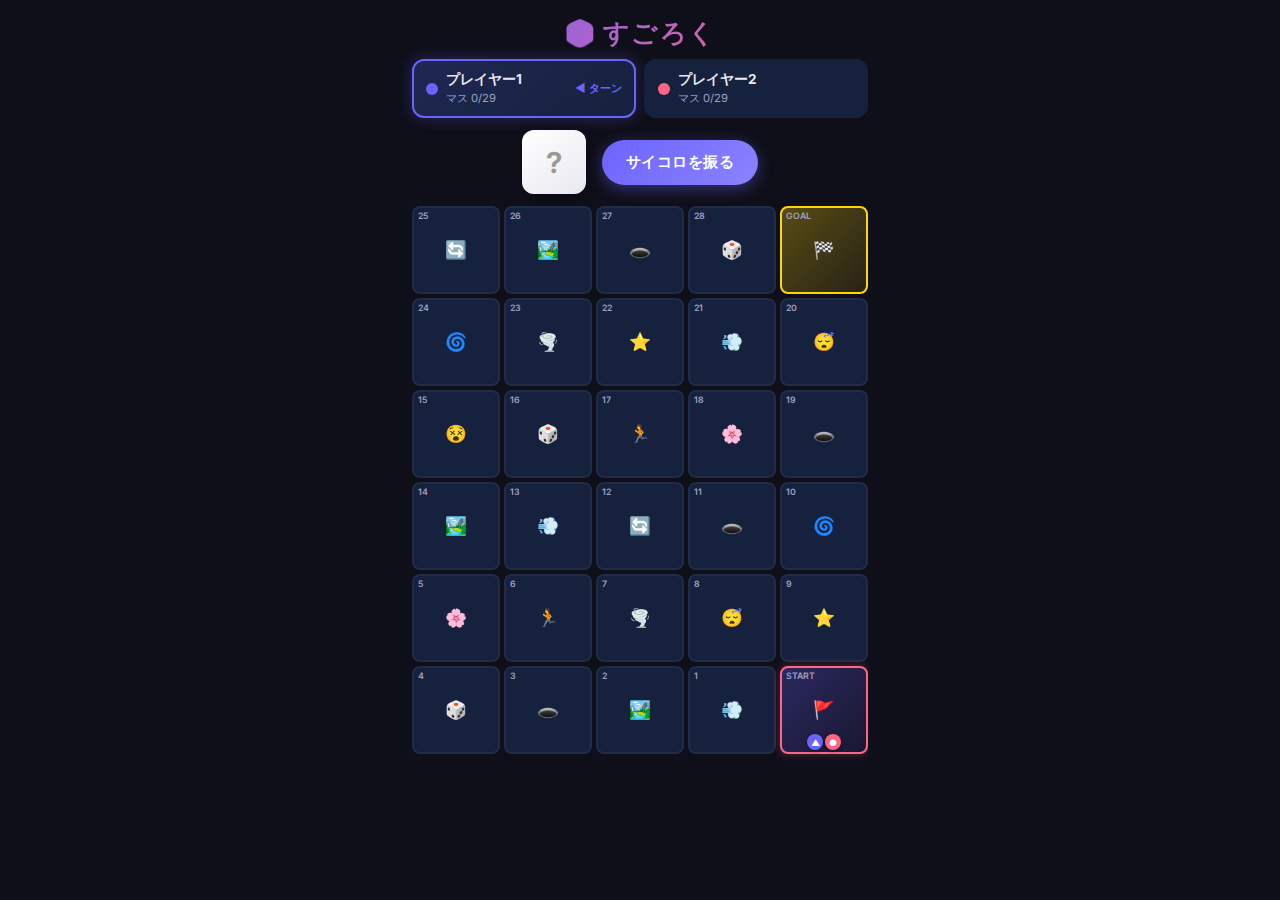
<file: index.html>
<!DOCTYPE html>
<html lang="ja">

<head>
  <meta charset="UTF-8">
  <meta name="viewport" content="width=device-width, initial-scale=1.0, maximum-scale=1.0, user-scalable=no">
  <meta name="description" content="2人対戦すごろくゲーム - サイコロを振ってゴールを目指そう！">
  <meta name="theme-color" content="#6C63FF">
  <meta name="apple-mobile-web-app-capable" content="yes">
  <meta name="apple-mobile-web-app-status-bar-style" content="black-translucent">
  <meta name="apple-mobile-web-app-title" content="すごろく">
  <title>🎲 すごろく</title>
  <link rel="manifest" href="manifest.json">
  <link rel="icon" href="icons/icon.svg" type="image/svg+xml">
  <link rel="apple-touch-icon" href="icons/icon.svg">
  <link rel="preconnect" href="https://fonts.googleapis.com">
  <link rel="preconnect" href="https://fonts.gstatic.com" crossorigin>
  <link href="https://fonts.googleapis.com/css2?family=Inter:wght@400;600;700;800&display=swap" rel="stylesheet">
  <link rel="stylesheet" href="src/index.css">
</head>

<body>
  <div id="app"></div>
  <script type="module" src="src/app.js"></script>
  <script>
    // Service Worker 登録
    if ('serviceWorker' in navigator) {
      window.addEventListener('load', () => {
        navigator.serviceWorker.register('./sw.js')
          .then(reg => console.log('SW registered:', reg.scope))
          .catch(err => console.log('SW registration failed:', err));
      });
    }
  </script>
</body>

</html>
</file>
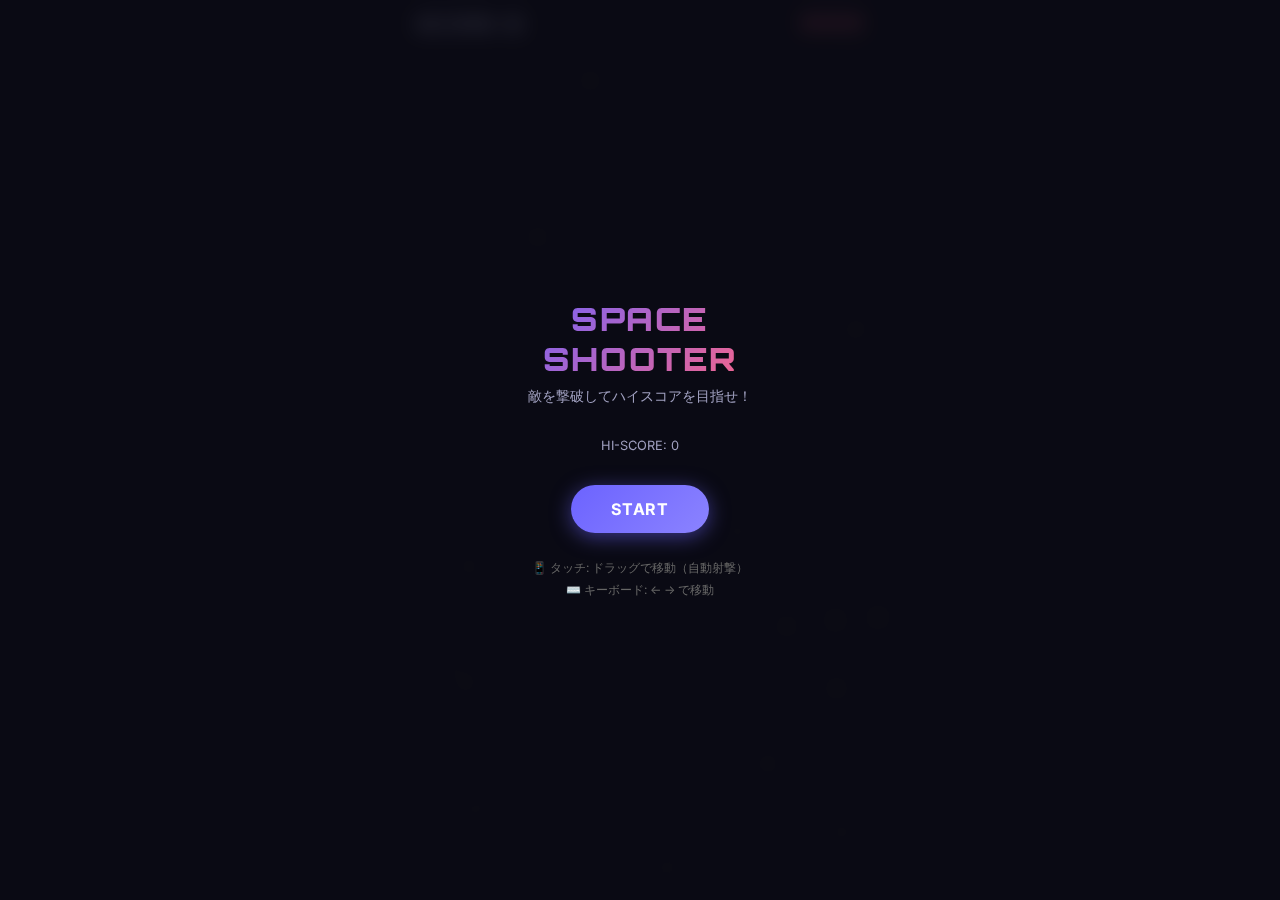
<file: Shooting/index.html>
<!DOCTYPE html>
<html lang="ja">

<head>
    <meta charset="UTF-8">
    <meta name="viewport" content="width=device-width, initial-scale=1.0, maximum-scale=1.0, user-scalable=no">
    <meta name="description" content="スペースシューティングゲーム - 敵を撃破してハイスコアを目指せ！">
    <title>🚀 スペースシューター</title>
    <link rel="stylesheet" href="src/style.css">
</head>

<body>
    <!-- HUD -->
    <div class="hud">
        <div class="hud__score">SCORE: <span id="score-value">0</span></div>
        <div class="hud__lives" id="lives">♥♥♥</div>
    </div>
    <div class="combo" id="combo"></div>

    <!-- Canvas -->
    <canvas id="game-canvas"></canvas>

    <!-- スタート画面 -->
    <div class="screen-overlay" id="start-screen">
        <div class="screen">
            <h1 class="screen__title screen__title--main">SPACE<br>SHOOTER</h1>
            <p class="screen__subtitle">敵を撃破してハイスコアを目指せ！</p>
            <p class="screen__hiscore">HI-SCORE: <span id="hi-score-start">0</span></p>
            <button class="screen__btn" id="start-btn">START</button>
            <div class="screen__controls">
                📱 タッチ: ドラッグで移動（自動射撃）<br>
                ⌨️ キーボード: ← → で移動
            </div>
        </div>
    </div>

    <!-- ゲームオーバー画面 -->
    <div class="screen-overlay" id="gameover-screen">
        <div class="screen">
            <h1 class="screen__title screen__title--gameover">GAME OVER</h1>
            <p class="screen__score-label">SCORE</p>
            <p class="screen__score" id="final-score">0</p>
            <p class="screen__hiscore">HI-SCORE: <span id="hi-score">0</span></p>
            <button class="screen__btn" id="restart-btn">RETRY</button>
        </div>
    </div>

    <script type="module">
        import { Game } from './src/game.js';
        new Game(document.getElementById('game-canvas'));
    </script>
</body>

</html>
</file>
<file: src/index.css>
@import url('https://fonts.googleapis.com/css2?family=Inter:wght@400;600;700;800&display=swap');

/* ============== CSS Variables ============== */
:root {
  --bg-primary: #0f0f1a;
  --bg-secondary: #1a1a2e;
  --bg-card: #16213e;
  --bg-card-hover: #1a2744;
  --text-primary: #e8e8f0;
  --text-secondary: #a0a0c0;
  --accent-1: #6C63FF;
  --accent-2: #FF6584;
  --accent-3: #48cfad;
  --gold: #FFD700;
  --border-radius: 12px;
  --shadow: 0 4px 20px rgba(0,0,0,0.3);
  --shadow-glow: 0 0 20px rgba(108,99,255,0.3);
}

/* ============== Reset & Base ============== */
*, *::before, *::after {
  box-sizing: border-box;
  margin: 0;
  padding: 0;
}

html {
  font-size: 16px;
  -webkit-tap-highlight-color: transparent;
}

body {
  font-family: 'Inter', -apple-system, BlinkMacSystemFont, sans-serif;
  background: var(--bg-primary);
  color: var(--text-primary);
  min-height: 100dvh;
  overflow-x: hidden;
  -webkit-font-smoothing: antialiased;
}

#app {
  max-width: 480px;
  margin: 0 auto;
  padding: 0 12px 24px;
  min-height: 100dvh;
  display: flex;
  flex-direction: column;
}

/* ============== Header ============== */
.header {
  text-align: center;
  padding: 16px 0 8px;
}

.header__title {
  font-size: 1.6rem;
  font-weight: 800;
  background: linear-gradient(135deg, var(--accent-1), var(--accent-2));
  -webkit-background-clip: text;
  -webkit-text-fill-color: transparent;
  background-clip: text;
  letter-spacing: 0.05em;
}

/* ============== Player Bar ============== */
.player-bar {
  display: flex;
  gap: 8px;
  margin-bottom: 12px;
}

.player-card {
  flex: 1;
  display: flex;
  align-items: center;
  gap: 8px;
  padding: 10px 12px;
  background: var(--bg-card);
  border-radius: var(--border-radius);
  border: 2px solid transparent;
  transition: all 0.3s ease;
  position: relative;
  overflow: hidden;
}

.player-card--active {
  border-color: var(--player-color);
  box-shadow: 0 0 15px color-mix(in srgb, var(--player-color) 30%, transparent);
}

.player-card--active::before {
  content: '';
  position: absolute;
  top: 0;
  left: 0;
  right: 0;
  bottom: 0;
  background: linear-gradient(135deg, color-mix(in srgb, var(--player-color) 10%, transparent), transparent);
  pointer-events: none;
}

.player-card__marker {
  width: 12px;
  height: 12px;
  border-radius: 50%;
  flex-shrink: 0;
}

.player-card__info {
  display: flex;
  flex-direction: column;
  gap: 2px;
  z-index: 1;
}

.player-card__name {
  font-weight: 700;
  font-size: 0.85rem;
}

.player-card__pos {
  font-size: 0.7rem;
  color: var(--text-secondary);
}

.player-card__turn {
  margin-left: auto;
  font-size: 0.7rem;
  font-weight: 700;
  color: var(--player-color);
  animation: pulse 1.5s infinite;
  z-index: 1;
}

@keyframes pulse {
  0%, 100% { opacity: 1; }
  50% { opacity: 0.4; }
}

/* ============== Dice Section ============== */
.dice-section {
  display: flex;
  align-items: center;
  gap: 16px;
  margin-bottom: 12px;
  justify-content: center;
}

.dice {
  width: 64px;
  height: 64px;
  background: linear-gradient(145deg, #ffffff, #e8e8f0);
  border-radius: 12px;
  display: flex;
  align-items: center;
  justify-content: center;
  box-shadow: 0 4px 12px rgba(0,0,0,0.3), inset 0 1px 3px rgba(255,255,255,0.4);
  transition: transform 0.15s ease;
}

.dice--rolling {
  animation: diceShake 0.1s infinite;
}

@keyframes diceShake {
  0% { transform: rotate(0deg) scale(1); }
  25% { transform: rotate(8deg) scale(1.05); }
  50% { transform: rotate(-8deg) scale(1.1); }
  75% { transform: rotate(5deg) scale(1.05); }
  100% { transform: rotate(0deg) scale(1); }
}

.dice__face {
  width: 100%;
  height: 100%;
  display: flex;
  align-items: center;
  justify-content: center;
}

.dice__placeholder {
  font-size: 1.8rem;
  color: #999;
  font-weight: 700;
}

.dice__grid {
  display: grid;
  grid-template-columns: repeat(3, 1fr);
  grid-template-rows: repeat(3, 1fr);
  width: 48px;
  height: 48px;
  padding: 4px;
}

.dice__cell {
  display: flex;
  align-items: center;
  justify-content: center;
}

.dice__dot {
  width: 10px;
  height: 10px;
  background: #1a1a2e;
  border-radius: 50%;
  display: block;
}

.dice-btn {
  padding: 12px 24px;
  background: linear-gradient(135deg, var(--accent-1), #8B83FF);
  color: white;
  font-weight: 700;
  font-size: 0.95rem;
  border: none;
  border-radius: 50px;
  cursor: pointer;
  transition: all 0.3s ease;
  box-shadow: 0 4px 15px rgba(108,99,255,0.4);
  font-family: 'Inter', sans-serif;
  letter-spacing: 0.03em;
}

.dice-btn:hover:not(:disabled) {
  transform: translateY(-2px);
  box-shadow: 0 6px 25px rgba(108,99,255,0.5);
}

.dice-btn:active:not(:disabled) {
  transform: scale(0.96);
}

.dice-btn:disabled {
  opacity: 0.4;
  cursor: not-allowed;
  filter: grayscale(0.5);
}

/* ============== Board ============== */
.board-container {
  flex: 1;
  overflow-y: auto;
  padding-bottom: 20px;
}

.board {
  display: grid;
  grid-template-columns: repeat(5, 1fr);
  gap: 4px;
}

.square {
  aspect-ratio: 1;
  background: var(--bg-card);
  border-radius: 8px;
  display: flex;
  flex-direction: column;
  align-items: center;
  justify-content: center;
  position: relative;
  border: 2px solid rgba(255,255,255,0.05);
  transition: all 0.3s ease;
  padding: 2px;
}

.square:hover {
  background: var(--bg-card-hover);
}

.square--start {
  background: linear-gradient(135deg, rgba(108,99,255,0.3), rgba(108,99,255,0.1));
  border-color: var(--accent-1);
}

.square--goal {
  background: linear-gradient(135deg, rgba(255,215,0,0.3), rgba(255,215,0,0.1));
  border-color: var(--gold);
  animation: goalGlow 2s infinite alternate;
}

@keyframes goalGlow {
  0% { box-shadow: 0 0 5px rgba(255,215,0,0.2); }
  100% { box-shadow: 0 0 15px rgba(255,215,0,0.5); }
}

.square--active-p0 {
  border-color: #6C63FF;
  box-shadow: 0 0 8px rgba(108,99,255,0.3);
}

.square--active-p1 {
  border-color: #FF6584;
  box-shadow: 0 0 8px rgba(255,101,132,0.3);
}

.square__number {
  font-size: 0.55rem;
  font-weight: 600;
  color: var(--text-secondary);
  position: absolute;
  top: 2px;
  left: 4px;
}

.square__icon {
  font-size: 1.1rem;
  line-height: 1;
}

.square__players {
  display: flex;
  gap: 2px;
  position: absolute;
  bottom: 2px;
  left: 50%;
  transform: translateX(-50%);
}

.player-piece {
  width: 16px;
  height: 16px;
  border-radius: 50%;
  display: flex;
  align-items: center;
  justify-content: center;
  font-size: 0.55rem;
  color: white;
  font-weight: 700;
  box-shadow: 0 1px 4px rgba(0,0,0,0.4);
  animation: pieceAppear 0.3s ease;
}

@keyframes pieceAppear {
  from { transform: scale(0); }
  to { transform: scale(1); }
}

/* ============== Modal ============== */
.modal-overlay {
  position: fixed;
  inset: 0;
  background: rgba(0,0,0,0.7);
  backdrop-filter: blur(8px);
  display: flex;
  align-items: center;
  justify-content: center;
  z-index: 100;
  opacity: 0;
  transition: opacity 0.3s ease;
  padding: 24px;
}

.modal-overlay--visible {
  opacity: 1;
}

.modal {
  background: var(--bg-secondary);
  border-radius: 20px;
  padding: 32px 28px;
  text-align: center;
  max-width: 320px;
  width: 100%;
  box-shadow: 0 8px 40px rgba(0,0,0,0.5);
  border: 1px solid rgba(255,255,255,0.1);
  animation: modalIn 0.3s ease;
}

@keyframes modalIn {
  from { transform: scale(0.8) translateY(20px); opacity: 0; }
  to { transform: scale(1) translateY(0); opacity: 1; }
}

.modal--winner {
  background: linear-gradient(135deg, var(--bg-secondary), #2a1a3e);
  border-color: var(--gold);
}

.modal__icon {
  font-size: 3rem;
  margin-bottom: 12px;
}

.modal__title {
  font-size: 1.3rem;
  font-weight: 800;
  margin-bottom: 8px;
  color: var(--text-primary);
}

.modal--winner .modal__title {
  background: linear-gradient(135deg, var(--gold), #FFA500);
  -webkit-background-clip: text;
  -webkit-text-fill-color: transparent;
  background-clip: text;
}

.modal__desc {
  font-size: 0.9rem;
  color: var(--text-secondary);
  margin-bottom: 20px;
  line-height: 1.5;
}

.modal__btn {
  padding: 12px 36px;
  background: linear-gradient(135deg, var(--accent-1), #8B83FF);
  color: white;
  font-weight: 700;
  font-size: 0.95rem;
  border: none;
  border-radius: 50px;
  cursor: pointer;
  transition: all 0.3s ease;
  font-family: 'Inter', sans-serif;
  box-shadow: 0 4px 15px rgba(108,99,255,0.4);
}

.modal__btn:hover {
  transform: translateY(-2px);
  box-shadow: 0 6px 25px rgba(108,99,255,0.5);
}

.modal__btn:active {
  transform: scale(0.96);
}

/* ============== Scrollbar ============== */
::-webkit-scrollbar {
  width: 4px;
}

::-webkit-scrollbar-track {
  background: transparent;
}

::-webkit-scrollbar-thumb {
  background: rgba(255,255,255,0.15);
  border-radius: 4px;
}

/* ============== Responsive ============== */
@media (max-width: 360px) {
  .square__icon {
    font-size: 0.9rem;
  }
  .player-piece {
    width: 14px;
    height: 14px;
    font-size: 0.5rem;
  }
  .dice {
    width: 56px;
    height: 56px;
  }
  .dice__dot {
    width: 8px;
    height: 8px;
  }
}
</file>
<file: Shooting/src/style.css>
@import url('https://fonts.googleapis.com/css2?family=Inter:wght@400;600;700;800&display=swap');
@import url('https://fonts.googleapis.com/css2?family=Orbitron:wght@700;900&display=swap');

*,
*::before,
*::after {
    box-sizing: border-box;
    margin: 0;
    padding: 0;
}

html,
body {
    width: 100%;
    height: 100%;
    overflow: hidden;
    background: #0a0a14;
    font-family: 'Inter', sans-serif;
    -webkit-tap-highlight-color: transparent;
    user-select: none;
    touch-action: none;
}

/* ============== Canvas ============== */
#game-canvas {
    display: block;
    margin: 0 auto;
    background: #0a0a14;
    cursor: crosshair;
}

/* ============== HUD ============== */
.hud {
    position: fixed;
    top: 0;
    left: 50%;
    transform: translateX(-50%);
    width: 100%;
    max-width: 480px;
    padding: 12px 16px;
    display: flex;
    justify-content: space-between;
    align-items: center;
    z-index: 10;
    pointer-events: none;
}

.hud__score {
    font-family: 'Orbitron', monospace;
    font-size: 1.2rem;
    font-weight: 700;
    color: #e8e8f0;
    text-shadow: 0 0 10px rgba(108, 99, 255, 0.5);
}

.hud__lives {
    font-size: 1.2rem;
    color: #FF6584;
    text-shadow: 0 0 8px rgba(255, 101, 132, 0.5);
    letter-spacing: 2px;
}

/* ============== Combo ============== */
.combo {
    position: fixed;
    top: 50px;
    left: 50%;
    transform: translateX(-50%);
    font-family: 'Orbitron', monospace;
    font-size: 1.4rem;
    font-weight: 900;
    background: linear-gradient(135deg, #FFD700, #FFA500);
    -webkit-background-clip: text;
    -webkit-text-fill-color: transparent;
    background-clip: text;
    opacity: 0;
    transition: opacity 0.2s ease;
    pointer-events: none;
    z-index: 10;
    text-shadow: none;
    filter: drop-shadow(0 0 8px rgba(255, 215, 0, 0.5));
}

.combo.visible {
    opacity: 1;
    animation: comboPop 0.3s ease;
}

@keyframes comboPop {
    0% {
        transform: translateX(-50%) scale(1.5);
    }

    100% {
        transform: translateX(-50%) scale(1);
    }
}

/* ============== Screens ============== */
.screen-overlay {
    position: fixed;
    inset: 0;
    display: flex;
    align-items: center;
    justify-content: center;
    z-index: 50;
    background: rgba(10, 10, 20, 0.85);
    backdrop-filter: blur(10px);
    opacity: 0;
    pointer-events: none;
    transition: opacity 0.4s ease;
}

.screen-overlay.visible {
    opacity: 1;
    pointer-events: auto;
}

.screen {
    text-align: center;
    padding: 40px 32px;
    max-width: 340px;
    width: 90%;
}

.screen__title {
    font-family: 'Orbitron', monospace;
    font-size: 2rem;
    font-weight: 900;
    margin-bottom: 8px;
    letter-spacing: 0.05em;
}

.screen__title--main {
    background: linear-gradient(135deg, #6C63FF, #FF6584);
    -webkit-background-clip: text;
    -webkit-text-fill-color: transparent;
    background-clip: text;
}

.screen__title--gameover {
    color: #FF6584;
}

.screen__subtitle {
    font-size: 0.9rem;
    color: #a0a0c0;
    margin-bottom: 32px;
}

.screen__score-label {
    font-size: 0.8rem;
    color: #a0a0c0;
    margin-bottom: 4px;
}

.screen__score {
    font-family: 'Orbitron', monospace;
    font-size: 2.5rem;
    font-weight: 900;
    color: #FFD700;
    margin-bottom: 4px;
}

.screen__hiscore {
    font-size: 0.8rem;
    color: #a0a0c0;
    margin-bottom: 32px;
}

.screen__btn {
    padding: 14px 40px;
    background: linear-gradient(135deg, #6C63FF, #8B83FF);
    color: white;
    font-weight: 700;
    font-size: 1rem;
    border: none;
    border-radius: 50px;
    cursor: pointer;
    transition: all 0.3s ease;
    font-family: 'Inter', sans-serif;
    box-shadow: 0 4px 20px rgba(108, 99, 255, 0.5);
    letter-spacing: 0.05em;
}

.screen__btn:hover {
    transform: translateY(-2px);
    box-shadow: 0 6px 30px rgba(108, 99, 255, 0.6);
}

.screen__btn:active {
    transform: scale(0.96);
}

.screen__controls {
    margin-top: 24px;
    font-size: 0.75rem;
    color: #666;
    line-height: 1.8;
}
</file>
